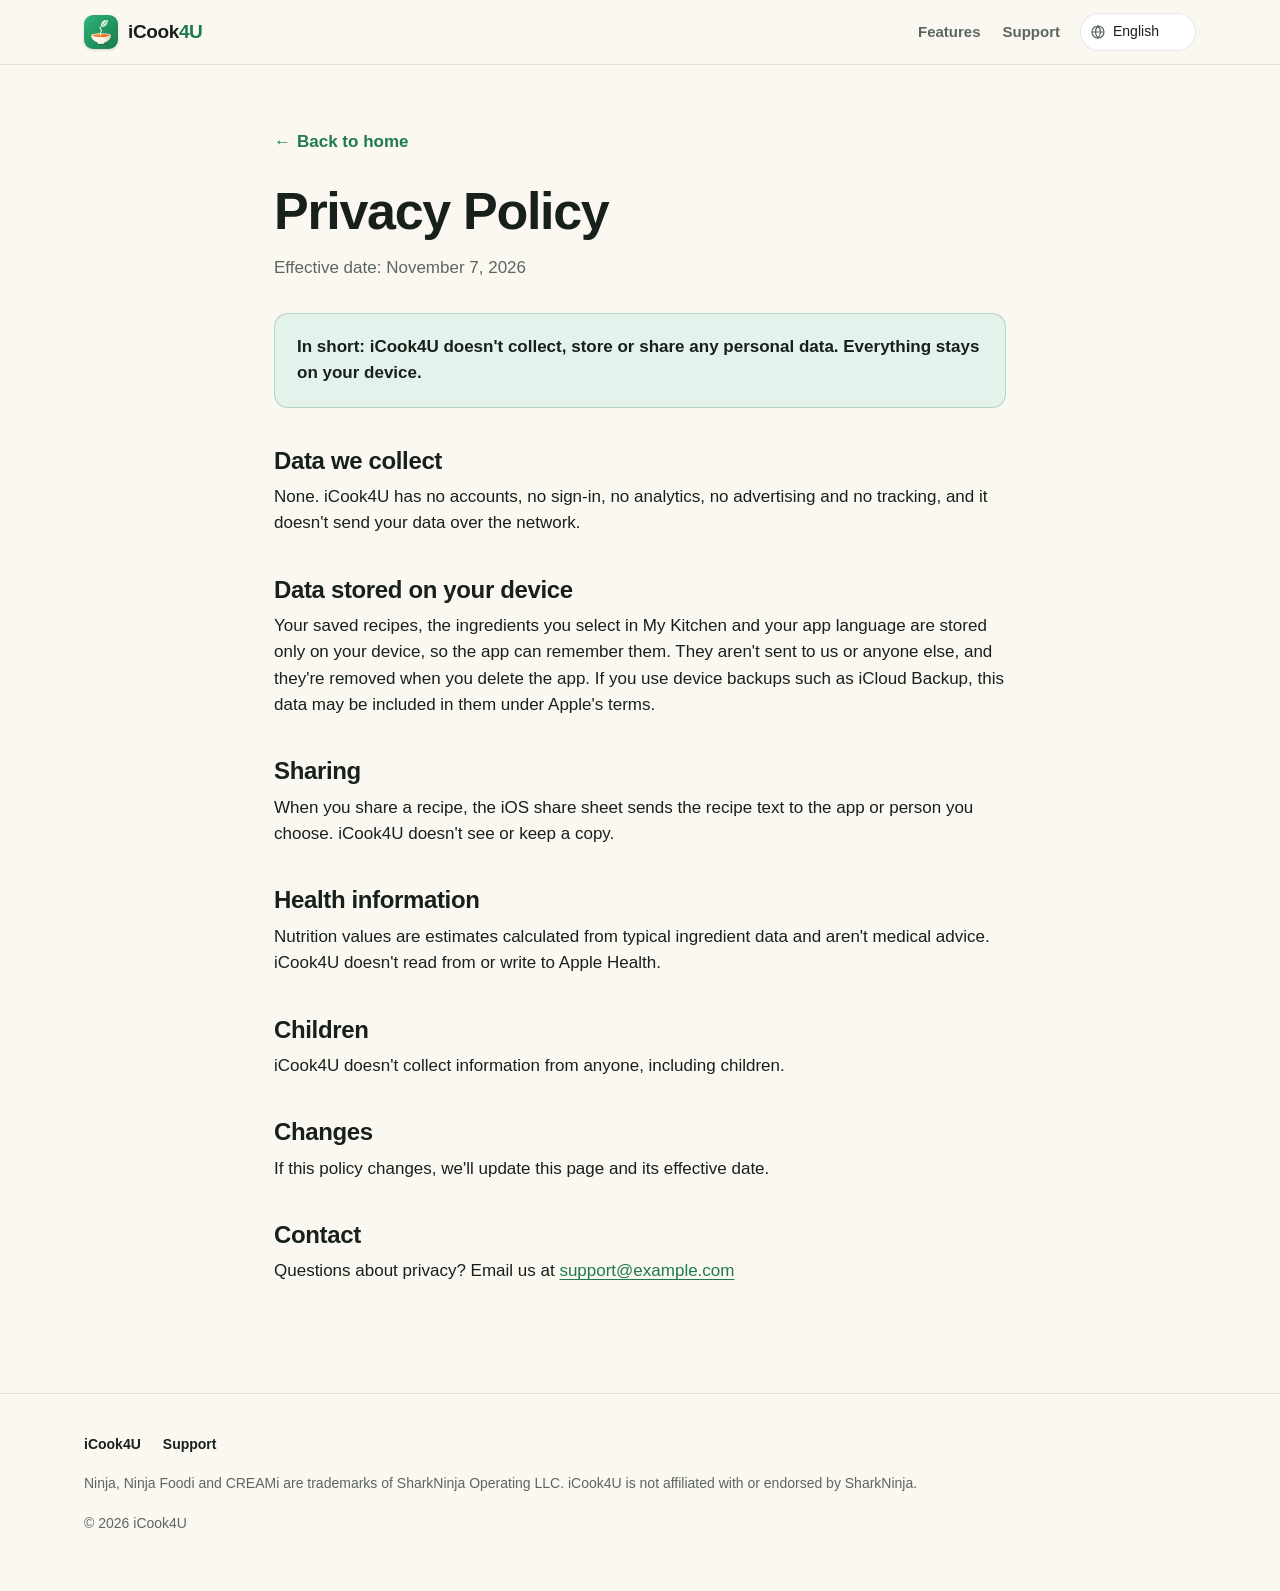
<file: privacy.html>
<!doctype html>
<html lang="en">
<head>
  <meta charset="utf-8">
  <meta name="viewport" content="width=device-width, initial-scale=1, viewport-fit=cover">
  <title>Privacy Policy — iCook4U</title>
  <meta name="description" content="iCook4U turns what's in your kitchen into high-protein meals, with nutrition for every serving and recipes for Ninja multicooker and CREAMi. For iPhone and iPad.">
  <meta name="theme-color" content="#1F7A4D">
  <link rel="icon" type="image/png" href="assets/img/favicon.png">
  <link rel="apple-touch-icon" href="assets/img/apple-touch-icon.png">
  <link rel="stylesheet" href="assets/styles.css">
</head>
<body data-page="privacy">
  <a class="skip" href="#main">Skip to content</a>

  <header class="site-header">
    <div class="wrap">
      <a class="logo" href="index.html" data-keep-lang><img src="assets/img/favicon.png" alt="" width="34" height="34"><span>iCook<b>4U</b></span></a>
      <nav class="nav">
        <a href="index.html#features" data-keep-lang data-i18n="nav.features">Features</a>
        <a href="support.html" data-keep-lang data-i18n="nav.support">Support</a>
      </nav>
      <label class="lang">
        <svg viewBox="0 0 24 24" fill="none" stroke="currentColor" stroke-width="1.8" aria-hidden="true"><circle cx="12" cy="12" r="9"/><path d="M3 12h18M12 3c2.5 2.7 3.8 5.7 3.8 9s-1.3 6.3-3.8 9c-2.5-2.7-3.8-5.7-3.8-9S9.5 5.7 12 3z"/></svg>
        <select data-language-select data-i18n-attr="aria-label:lang.label" aria-label="Language"></select>
      </label>
    </div>
  </header>

  <main id="main" class="doc">
    <div class="wrap">
      <a class="back" href="index.html" data-keep-lang>← <span data-i18n="back">Back to home</span></a>
      <h1 data-i18n="privacy.title">Privacy Policy</h1>
      <p class="meta"><span data-i18n="privacy.effective">Effective date:</span> <time data-effective-date></time></p>
      <p class="summary" data-i18n="privacy.summary"></p>

      <h2 data-i18n="privacy.h1"></h2>
      <p data-i18n="privacy.p1"></p>
      <h2 data-i18n="privacy.h2"></h2>
      <p data-i18n="privacy.p2"></p>
      <h2 data-i18n="privacy.h3"></h2>
      <p data-i18n="privacy.p3"></p>
      <h2 data-i18n="privacy.h4"></h2>
      <p data-i18n="privacy.p4"></p>
      <h2 data-i18n="privacy.h5"></h2>
      <p data-i18n="privacy.p5"></p>
      <h2 data-i18n="privacy.h6"></h2>
      <p data-i18n="privacy.p6"></p>
      <h2 data-i18n="privacy.h7"></h2>
      <p><span data-i18n="privacy.p7"></span> <a data-email="text" href="#"></a></p>
    </div>
  </main>

  <footer class="site-footer">
    <div class="wrap">
      <nav>
        <a href="index.html" data-keep-lang>iCook4U</a>
        <a href="support.html" data-keep-lang data-i18n="nav.support">Support</a>
      </nav>
      <p data-i18n="footer.trademark"></p>
      <p>© <span data-year>2026</span> iCook4U</p>
    </div>
  </footer>

  <script src="assets/config.js"></script>
  <script src="assets/i18n.js"></script>
  <script src="assets/site.js"></script>
</body>
</html>
</file>
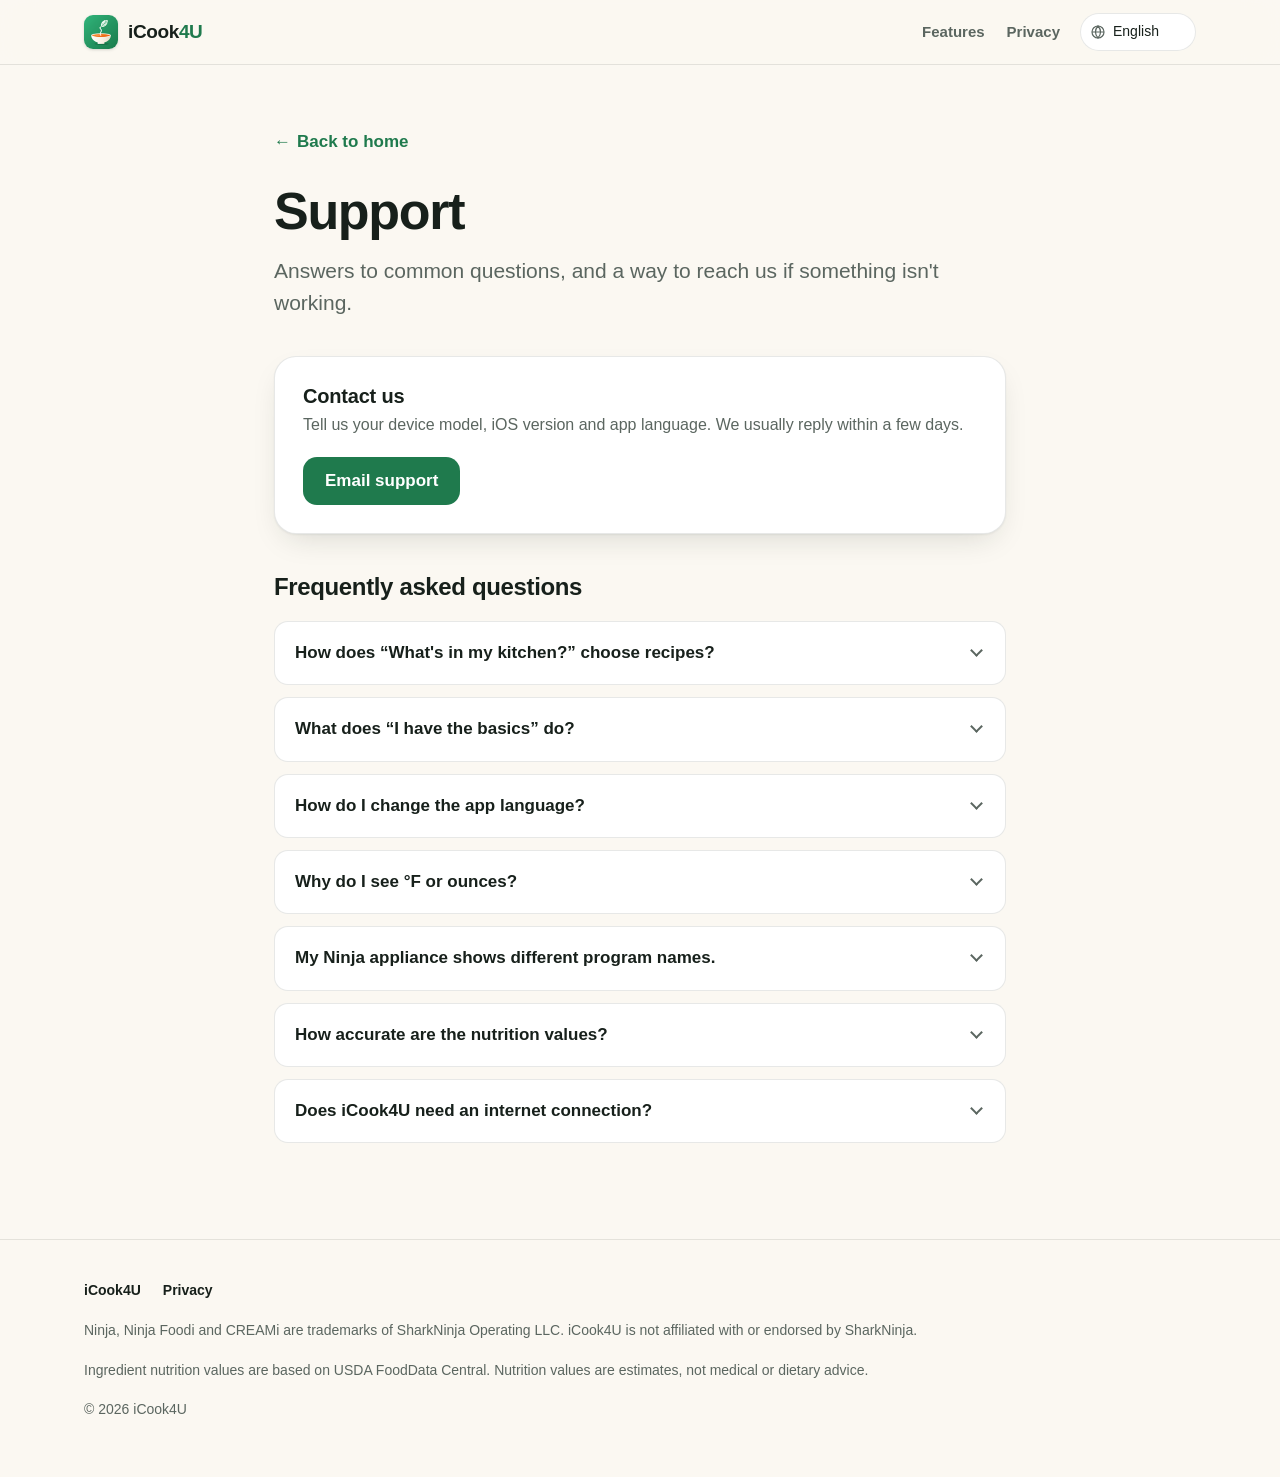
<file: support.html>
<!doctype html>
<html lang="en">
<head>
  <meta charset="utf-8">
  <meta name="viewport" content="width=device-width, initial-scale=1, viewport-fit=cover">
  <title>Support — iCook4U</title>
  <meta name="description" content="iCook4U turns what's in your kitchen into high-protein meals, with nutrition for every serving and recipes for Ninja multicooker and CREAMi. For iPhone and iPad.">
  <meta name="theme-color" content="#1F7A4D">
  <link rel="icon" type="image/png" href="assets/img/favicon.png">
  <link rel="apple-touch-icon" href="assets/img/apple-touch-icon.png">
  <link rel="stylesheet" href="assets/styles.css">
</head>
<body data-page="support">
  <a class="skip" href="#main">Skip to content</a>

  <header class="site-header">
    <div class="wrap">
      <a class="logo" href="index.html" data-keep-lang><img src="assets/img/favicon.png" alt="" width="34" height="34"><span>iCook<b>4U</b></span></a>
      <nav class="nav">
        <a href="index.html#features" data-keep-lang data-i18n="nav.features">Features</a>
        <a href="privacy.html" data-keep-lang data-i18n="nav.privacy">Privacy</a>
      </nav>
      <label class="lang">
        <svg viewBox="0 0 24 24" fill="none" stroke="currentColor" stroke-width="1.8" aria-hidden="true"><circle cx="12" cy="12" r="9"/><path d="M3 12h18M12 3c2.5 2.7 3.8 5.7 3.8 9s-1.3 6.3-3.8 9c-2.5-2.7-3.8-5.7-3.8-9S9.5 5.7 12 3z"/></svg>
        <select data-language-select data-i18n-attr="aria-label:lang.label" aria-label="Language"></select>
      </label>
    </div>
  </header>

  <main id="main" class="doc">
    <div class="wrap">
      <a class="back" href="index.html" data-keep-lang>← <span data-i18n="back">Back to home</span></a>
      <h1 data-i18n="support.title">Support</h1>
      <p class="lead" data-i18n="support.lead"></p>

      <div class="card contact-card">
        <div>
          <h3 data-i18n="support.contact.t">Contact us</h3>
          <p data-i18n="support.contact.d"></p>
        </div>
        <a class="button" data-email href="#" data-i18n="support.contact.b">Email support</a>
      </div>

      <h2 data-i18n="support.faq">Frequently asked questions</h2>
      <div class="faq">
        <details><summary data-i18n="q1"></summary><p data-i18n="a1"></p></details>
        <details><summary data-i18n="q2"></summary><p data-i18n="a2"></p></details>
        <details><summary data-i18n="q3"></summary><p data-i18n="a3"></p></details>
        <details><summary data-i18n="q4"></summary><p data-i18n="a4"></p></details>
        <details><summary data-i18n="q5"></summary><p data-i18n="a5"></p></details>
        <details><summary data-i18n="q6"></summary><p data-i18n="a6"></p></details>
        <details><summary data-i18n="q7"></summary><p data-i18n="a7"></p></details>
      </div>
    </div>
  </main>

  <footer class="site-footer">
    <div class="wrap">
      <nav>
        <a href="index.html" data-keep-lang>iCook4U</a>
        <a href="privacy.html" data-keep-lang data-i18n="nav.privacy">Privacy</a>
      </nav>
      <p data-i18n="footer.trademark"></p>
      <p data-i18n="footer.data"></p>
      <p>© <span data-year>2026</span> iCook4U</p>
    </div>
  </footer>

  <script src="assets/config.js"></script>
  <script src="assets/i18n.js"></script>
  <script src="assets/site.js"></script>
</body>
</html>
</file>
<file: assets/styles.css>
/* iCook4U website. Colors mirror iCook/DesignSystem/Theme.swift. */
:root {
  color-scheme: light dark;
  --brand: #1F7A4D;
  --brand-strong: #155C39;
  --brand-soft: #E3F2EA;
  --accent: #EA6A1F;          /* soup orange from the app icon */
  --energy: #C2410C;
  --protein: #1D4ED8;
  --carbs: #A16207;
  --fat: #BE185D;
  --bg: #FBF8F2;
  --bg-alt: #F3EEE4;
  --surface: #FFFFFF;
  --text: #17201B;
  --muted: #5B6660;
  --line: rgba(23, 32, 27, 0.10);
  --shadow: 0 1px 2px rgba(20, 40, 30, .06), 0 12px 32px -12px rgba(20, 40, 30, .18);
  --radius: 22px;
  --radius-s: 14px;
  --max: 1160px;
  --font: -apple-system, BlinkMacSystemFont, "SF Pro Text", "Segoe UI", Roboto, "Noto Sans", "Helvetica Neue", Arial,
          "Hiragino Sans", "PingFang SC", "Noto Sans JP", "Noto Sans SC", "Noto Sans Devanagari", sans-serif;
}
@media (prefers-color-scheme: dark) {
  :root {
    --brand: #4CC38A;
    --brand-strong: #7ADBA9;
    --brand-soft: #16301F;
    --accent: #FB923C;
    --energy: #FB923C;
    --protein: #60A5FA;
    --carbs: #FACC15;
    --fat: #F472B6;
    --bg: #0F1412;
    --bg-alt: #151C18;
    --surface: #1B231F;
    --text: #EEF3F0;
    --muted: #A3B0A9;
    --line: rgba(238, 243, 240, 0.10);
    --shadow: 0 1px 2px rgba(0, 0, 0, .3), 0 16px 40px -16px rgba(0, 0, 0, .6);
  }
}

*, *::before, *::after { box-sizing: border-box; }
html { -webkit-text-size-adjust: 100%; scroll-behavior: smooth; scroll-padding-top: 80px; }
body {
  margin: 0;
  font-family: var(--font);
  font-size: 17px;
  line-height: 1.55;
  color: var(--text);
  background: var(--bg);
  -webkit-font-smoothing: antialiased;
  overflow-x: hidden;
}
img, svg { display: block; max-width: 100%; }
a { color: var(--brand); text-underline-offset: 3px; }
a:hover { color: var(--brand-strong); }
:focus-visible { outline: 3px solid var(--brand); outline-offset: 3px; border-radius: 6px; }
@media (prefers-reduced-motion: reduce) { html { scroll-behavior: auto; } * { transition: none !important; animation: none !important; } }

.wrap { width: 100%; max-width: var(--max); margin: 0 auto; padding: 0 24px; }
@media (max-width: 600px) { .wrap { padding: 0 16px; } }

.skip { position: absolute; left: -9999px; }
.skip:focus { left: 16px; top: 16px; z-index: 100; background: var(--surface); padding: 8px 14px; border-radius: 10px; }

/* Header */
.site-header {
  position: sticky; top: 0; z-index: 50;
  background: color-mix(in srgb, var(--bg) 82%, transparent);
  backdrop-filter: saturate(180%) blur(16px);
  -webkit-backdrop-filter: saturate(180%) blur(16px);
  border-bottom: 1px solid var(--line);
}
.site-header .wrap { display: flex; align-items: center; gap: 20px; height: 64px; }
.logo { display: flex; align-items: center; gap: 10px; color: var(--text); text-decoration: none; font-weight: 750; font-size: 19px; letter-spacing: -0.02em; }
.logo img { width: 34px; height: 34px; border-radius: 9px; box-shadow: 0 1px 3px rgba(0,0,0,.15); }
.logo span b { color: var(--brand); font-weight: 800; }
.nav { display: flex; gap: 22px; margin-left: auto; }
.nav a { color: var(--muted); text-decoration: none; font-size: 15px; font-weight: 550; }
.nav a:hover { color: var(--text); }
.lang {
  position: relative; display: flex; align-items: center;
}
.lang svg { position: absolute; left: 10px; width: 16px; height: 16px; color: var(--muted); pointer-events: none; }
.lang select {
  appearance: none; -webkit-appearance: none;
  font: inherit; font-size: 14px; color: var(--text);
  background: var(--surface); border: 1px solid var(--line); border-radius: 999px;
  padding: 7px 14px 7px 32px; min-height: 36px; cursor: pointer;
}
@media (max-width: 760px) { .nav { display: none; } .lang { margin-left: auto; } }

/* Buttons and App Store CTA */
.appstore { display: inline-flex; flex-direction: column; gap: 10px; }
.appstore a { display: inline-flex; text-decoration: none; }
.appstore img { height: 54px; width: auto; }
.appstore .soon {
  display: none; align-items: center; gap: 10px;
  min-height: 54px; padding: 0 22px; border-radius: 14px;
  background: var(--text); color: var(--bg); font-weight: 650; font-size: 16px;
  cursor: default;
}
.appstore .soon .dot { width: 8px; height: 8px; border-radius: 50%; background: var(--accent); box-shadow: 0 0 0 4px color-mix(in srgb, var(--accent) 30%, transparent); }
.appstore.is-soon img { display: none; }
.appstore.is-soon .soon { display: inline-flex; }
.appstore.badge-failed img { display: none; }
.appstore .soon .live-text { display: none; }
.appstore.badge-failed .soon { display: inline-flex; cursor: pointer; }
.appstore.badge-failed .soon .dot, .appstore.badge-failed .soon .soon-text { display: none; }
.appstore.badge-failed .soon .live-text { display: inline; }
.appstore .platforms { font-size: 14px; color: var(--muted); }

/* Section scaffolding */
section { padding: 96px 0; }
@media (max-width: 760px) { section { padding: 64px 0; } }
.eyebrow {
  display: inline-block; font-size: 13px; font-weight: 700; letter-spacing: .08em; text-transform: uppercase;
  color: var(--brand); margin: 0 0 12px;
}
h1, h2, h3 { letter-spacing: -0.025em; line-height: 1.1; margin: 0; overflow-wrap: break-word; hyphens: auto; -webkit-hyphens: auto; }
h1 { font-size: clamp(40px, 6.4vw, 72px); font-weight: 800; }
h2 { font-size: clamp(30px, 4.2vw, 46px); font-weight: 780; }
h3 { font-size: 20px; font-weight: 700; letter-spacing: -0.01em; }
/* Break CJK headings at phrase boundaries instead of mid-word (Chrome 119+; others ignore it). */
:lang(ja) :is(h1, h2, h3), :lang(zh-Hans) :is(h1, h2, h3) { word-break: auto-phrase; text-wrap: balance; }
.lead { font-size: clamp(18px, 2vw, 21px); color: var(--muted); margin: 20px 0 0; max-width: 36em; }
.section-head { max-width: 760px; margin: 0 auto 56px; text-align: center; }
.section-head .lead { margin-left: auto; margin-right: auto; }

/* Phone frame */
.phone {
  position: relative; width: 300px; max-width: 100%;
  border-radius: 48px; padding: 10px;
  background: linear-gradient(145deg, #2A2F2C, #0E110F);
  box-shadow: 0 0 0 1.5px rgba(255,255,255,.08) inset, 0 40px 80px -30px rgba(10, 40, 25, .55), 0 18px 36px -18px rgba(0,0,0,.35);
}
.phone img { width: 100%; height: auto; aspect-ratio: 640 / 1391; border-radius: 39px; background: #F2F2F7; object-fit: cover; }

/* Hero */
.hero { padding: 72px 0 96px; position: relative; isolation: isolate; }
.hero::before {
  content: ""; position: absolute; inset: -20% -10% auto 40%; height: 120%; z-index: -1;
  background: radial-gradient(closest-side, color-mix(in srgb, var(--brand) 22%, transparent), transparent 70%);
  filter: blur(10px);
}
.hero .wrap { display: grid; grid-template-columns: 1.1fr .9fr; gap: 48px; align-items: center; }
.hero h1 .accent { color: var(--brand); }
.hero .appstore { margin-top: 36px; }
.hero-visual { position: relative; display: flex; justify-content: center; }
.hero-visual .phone { width: 320px; transform: rotate(2deg); }
.hero-visual .float {
  position: absolute; width: 168px; border-radius: 20px; overflow: hidden;
  box-shadow: var(--shadow); background: var(--surface); border: 6px solid var(--surface);
}
.hero-visual .float img { border-radius: 14px; aspect-ratio: 4 / 3; object-fit: cover; }
.hero-visual .f1 { left: -4%; top: 14%; transform: rotate(-8deg); }
.hero-visual .f2 { right: -6%; bottom: 12%; transform: rotate(7deg); }
@media (max-width: 900px) {
  .hero .wrap { grid-template-columns: 1fr; text-align: center; }
  .hero .lead { margin-left: auto; margin-right: auto; }
  .hero .appstore { align-items: center; }
  .hero-visual { margin-top: 24px; }
  .hero-visual .phone { width: 270px; }
  .hero-visual .float { width: 128px; }
  .hero-visual .f1 { left: 2%; }
  .hero-visual .f2 { right: 2%; }
}
@media (max-width: 420px) { .hero-visual .float { width: 104px; border-width: 4px; } }

/* Stats */
.stats { padding: 0 0 24px; }
.stats ul {
  list-style: none; margin: 0; padding: 28px; display: grid; grid-template-columns: repeat(4, 1fr); gap: 16px;
  background: var(--surface); border: 1px solid var(--line); border-radius: var(--radius); box-shadow: var(--shadow);
}
.stats li { text-align: center; }
.stats b { display: block; font-size: clamp(30px, 4vw, 42px); font-weight: 800; letter-spacing: -0.03em; color: var(--brand); line-height: 1.1; }
.stats span { color: var(--muted); font-size: 15px; }
@media (max-width: 640px) { .stats ul { grid-template-columns: repeat(2, 1fr); row-gap: 24px; } }

/* Features */
.features { background: var(--bg); }
.grid { display: grid; grid-template-columns: repeat(3, 1fr); gap: 20px; }
@media (max-width: 960px) { .grid { grid-template-columns: repeat(2, 1fr); } }
@media (max-width: 600px) { .grid { grid-template-columns: 1fr; } }
.card {
  background: var(--surface); border: 1px solid var(--line); border-radius: var(--radius);
  padding: 28px; box-shadow: var(--shadow);
}
.card p { color: var(--muted); margin: 10px 0 0; font-size: 16px; }
.icon {
  width: 48px; height: 48px; border-radius: 14px; display: grid; place-items: center; margin-bottom: 18px;
  background: var(--brand-soft); color: var(--brand);
}
.icon svg { width: 26px; height: 26px; }
.icon.orange { background: color-mix(in srgb, var(--energy) 14%, transparent); color: var(--energy); }
.icon.blue { background: color-mix(in srgb, var(--protein) 14%, transparent); color: var(--protein); }
.icon.pink { background: color-mix(in srgb, var(--fat) 14%, transparent); color: var(--fat); }
.icon.gold { background: color-mix(in srgb, var(--carbs) 16%, transparent); color: var(--carbs); }

/* Spotlights */
.spotlight { background: var(--bg-alt); }
.spotlight + .spotlight { background: var(--bg); }
.spotlight .wrap { display: grid; grid-template-columns: 1fr 1fr; gap: 64px; align-items: center; }
.spotlight.reverse .copy { order: 2; }
.spotlight .visual { display: flex; justify-content: center; }
@media (max-width: 900px) {
  .spotlight .wrap { grid-template-columns: 1fr; gap: 40px; }
  .spotlight.reverse .copy { order: 0; }
}
.tiers { list-style: none; padding: 0; margin: 32px 0 0; display: grid; gap: 12px; }
.tiers li {
  display: grid; grid-template-columns: 14px 1fr; gap: 4px 14px; align-items: baseline;
  background: var(--surface); border: 1px solid var(--line); border-radius: var(--radius-s); padding: 16px 18px;
}
.tiers li::before { content: ""; width: 12px; height: 12px; border-radius: 50%; background: var(--c); grid-row: span 2; align-self: center; }
.tiers b { font-weight: 700; }
.tiers span { color: var(--muted); font-size: 15px; grid-column: 2; }
.tiers .ready { --c: var(--brand); }
.tiers .almost { --c: var(--carbs); }
.tiers .partial { --c: var(--energy); }

.macros { display: grid; grid-template-columns: repeat(2, 1fr); gap: 12px; margin-top: 32px; max-width: 460px; }
.macro {
  background: var(--surface); border: 1px solid var(--line); border-radius: var(--radius-s); padding: 16px 18px;
}
.macro small { display: block; color: var(--muted); font-size: 14px; }
.macro b { display: block; font-size: 28px; font-weight: 780; letter-spacing: -0.02em; color: var(--c); }
.macro.cal { --c: var(--energy); } .macro.pro { --c: var(--protein); } .macro.carb { --c: var(--carbs); } .macro.fat { --c: var(--fat); }
.energy-bar { display: flex; gap: 3px; height: 10px; margin-top: 16px; max-width: 460px; border-radius: 99px; overflow: hidden; }
.energy-bar i { display: block; height: 100%; }
.macro-note { color: var(--muted); font-size: 14px; margin-top: 10px; }

/* Screenshot carousel */
.shots { background: var(--bg-alt); }
.carousel {
  display: flex; gap: 28px; overflow-x: auto; scroll-snap-type: x mandatory; padding: 8px 24px 32px;
  scrollbar-width: thin; overscroll-behavior-x: contain;
}
@media (min-width: 1200px) { .carousel { justify-content: center; flex-wrap: wrap; overflow: visible; } }
.carousel figure { margin: 0; flex: 0 0 auto; width: 236px; scroll-snap-align: center; }
.carousel .phone { width: 100%; border-radius: 40px; padding: 8px; }
.carousel .phone img { border-radius: 33px; }
.carousel figcaption { margin-top: 16px; font-size: 15px; color: var(--muted); text-align: center; }

/* Gallery */
.gallery-grid { display: grid; grid-template-columns: repeat(4, 1fr); gap: 16px; }
.gallery-grid img { width: 100%; aspect-ratio: 4 / 3; object-fit: cover; border-radius: var(--radius-s); box-shadow: var(--shadow); background: var(--surface); }
@media (max-width: 760px) { .gallery-grid { grid-template-columns: repeat(2, 1fr); } }

/* Final CTA */
.final { padding: 0 0 96px; }
.final .panel {
  border-radius: 32px; padding: 64px 32px; text-align: center; color: #fff;
  background:
    radial-gradient(120% 140% at 10% 0%, #34B57A 0%, transparent 55%),
    linear-gradient(135deg, #1F7A4D, #145236);
  position: relative; overflow: hidden;
}
.final .panel img.icon-big { width: 96px; height: 96px; border-radius: 22px; margin: 0 auto 24px; box-shadow: 0 16px 40px -12px rgba(0,0,0,.45); }
.final h2 { color: #fff; }
.final .lead { color: rgba(255,255,255,.85); margin: 14px auto 32px; }
.final .appstore { align-items: center; }
.final .appstore .soon { background: #fff; color: #10261A; }
.final .appstore .platforms { color: rgba(255,255,255,.8); }

/* Footer */
.site-footer { border-top: 1px solid var(--line); padding: 40px 0 56px; font-size: 14px; color: var(--muted); }
.site-footer .wrap { display: grid; gap: 18px; }
.site-footer nav { display: flex; flex-wrap: wrap; gap: 8px 22px; }
.site-footer nav a { color: var(--text); text-decoration: none; font-weight: 600; }
.site-footer p { margin: 0; max-width: 70em; }

/* Document pages (privacy, support) */
.doc { padding: 64px 0 96px; }
.doc .wrap { max-width: 780px; }
.doc h1 { font-size: clamp(36px, 5vw, 52px); }
.doc .meta { color: var(--muted); margin: 14px 0 0; }
.doc .lead { margin-top: 14px; }
.doc .summary {
  margin: 32px 0 8px; padding: 20px 22px; border-radius: var(--radius-s);
  background: var(--brand-soft); color: var(--text); font-weight: 550;
  border: 1px solid color-mix(in srgb, var(--brand) 25%, transparent);
}
.doc h2 { font-size: 24px; margin: 40px 0 10px; letter-spacing: -0.015em; }
.doc p { margin: 0 0 12px; }
.back { display: inline-flex; align-items: center; gap: 6px; font-weight: 600; text-decoration: none; margin-bottom: 28px; }
.contact-card { margin-top: 36px; display: flex; flex-wrap: wrap; gap: 20px; align-items: center; justify-content: space-between; }
.contact-card p { margin: 6px 0 0; }
.button {
  display: inline-flex; align-items: center; justify-content: center; min-height: 48px; padding: 0 22px;
  border-radius: 14px; background: var(--brand); color: #fff; font-weight: 650; text-decoration: none; white-space: nowrap;
}
@media (prefers-color-scheme: dark) { .button { color: #0F1412; } }
.button:hover { color: #fff; filter: brightness(1.08); }
@media (prefers-color-scheme: dark) { .button:hover { color: #0F1412; } }
.faq { margin-top: 20px; display: grid; gap: 12px; }
.faq details {
  background: var(--surface); border: 1px solid var(--line); border-radius: var(--radius-s); padding: 0 20px;
}
.faq summary {
  cursor: pointer; list-style: none; padding: 18px 28px 18px 0; font-weight: 650; position: relative;
}
.faq summary::-webkit-details-marker { display: none; }
.faq summary::after {
  content: ""; position: absolute; right: 4px; top: 50%; width: 9px; height: 9px; margin-top: -7px;
  border-right: 2px solid var(--muted); border-bottom: 2px solid var(--muted); transform: rotate(45deg); transition: transform .2s;
}
.faq details[open] summary::after { transform: rotate(-135deg); margin-top: -2px; }
.faq details p { margin: 0 0 18px; color: var(--muted); }
</file>
